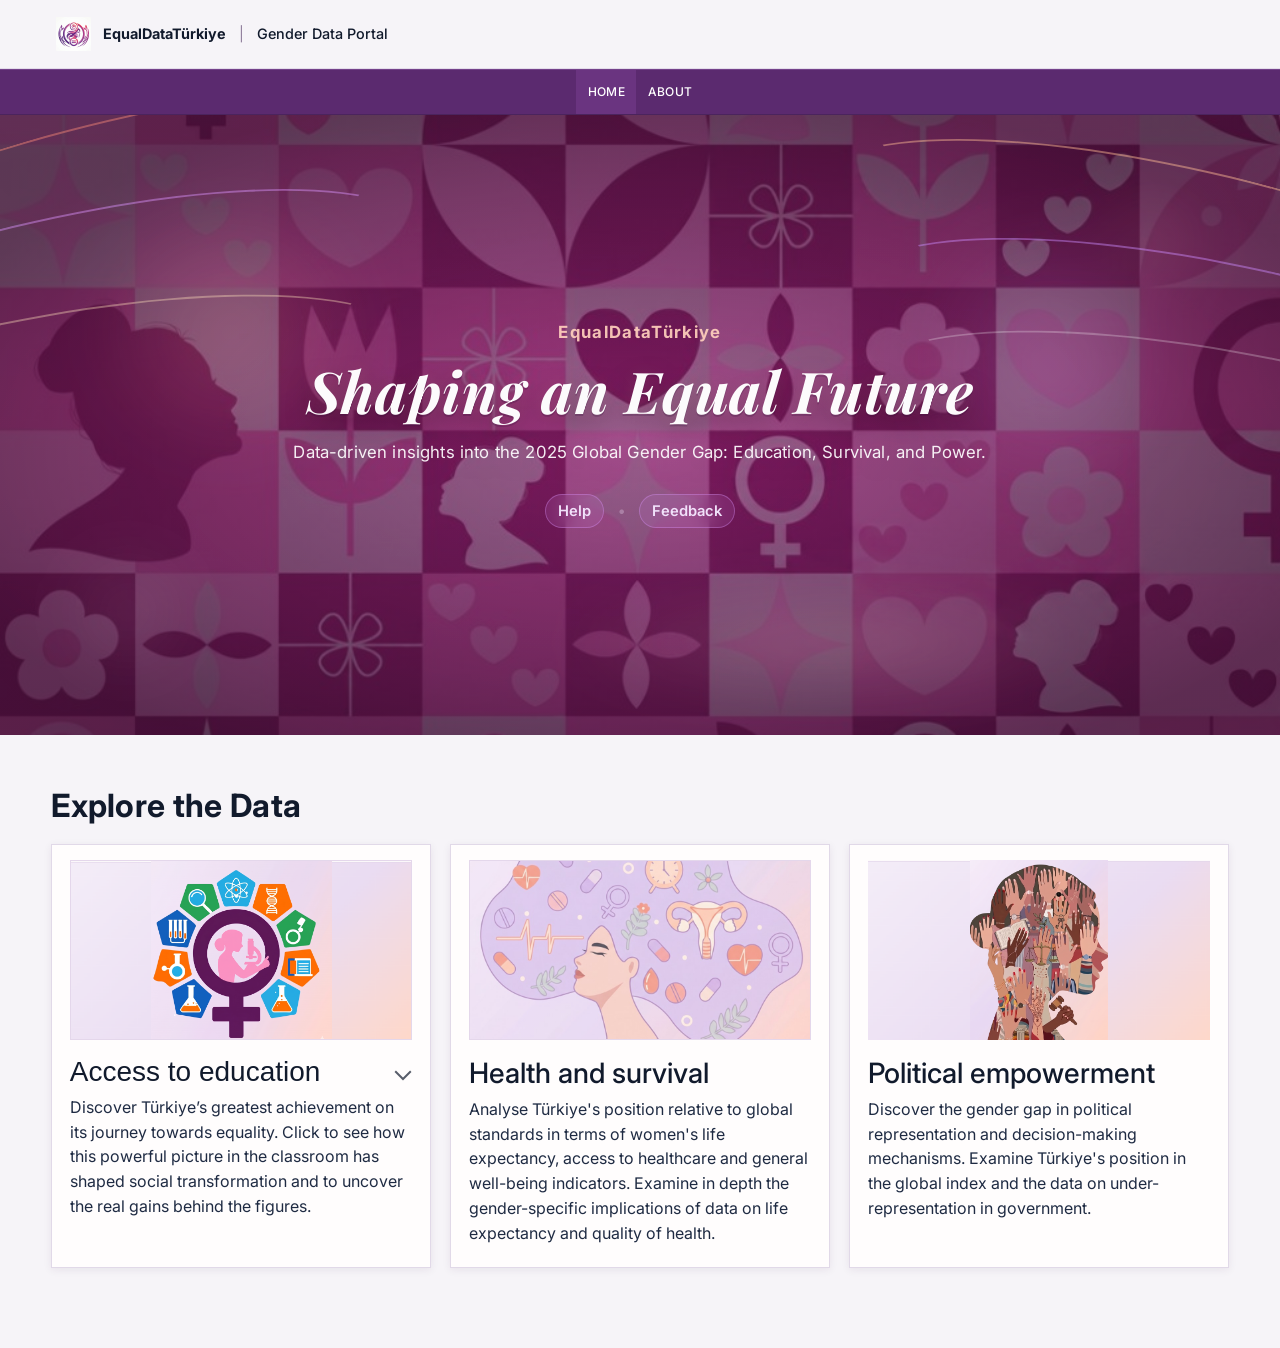
<file: index.html>
<!DOCTYPE html>
<html lang="en">
  <head>
    <meta charset="UTF-8" />
    <meta name="viewport" content="width=device-width, initial-scale=1.0" />
    <title>Gender Data Portal - Landing</title>
    <link rel="preconnect" href="https://fonts.googleapis.com" />
    <link rel="preconnect" href="https://fonts.gstatic.com" crossorigin />
    <link
      href="https://fonts.googleapis.com/css2?family=Inter:wght@400;500;600;700;800&display=swap"
      rel="stylesheet"
    />
    <link
      href="https://fonts.googleapis.com/css2?family=Playfair+Display:ital,wght@0,600;0,700;1,600;1,700&display=swap"
      rel="stylesheet"
    />
    <link rel="stylesheet" href="./style.css" />
  </head>
  <body>
    <header class="top-header">
      <div class="container top-header-inner">
        <div class="brand">
          <div class="brand-text">
            <span class="brand-org">
              <span class="brand-logo-badge" aria-hidden="true">
                <img
                  class="brand-inline-logo"
                  src="./assets/brand-logo.png"
                  alt=""
                />
              </span>
              EqualDataTürkiye
            </span>
            <span class="brand-divider">|</span>
            <span class="brand-title">Gender Data Portal</span>
          </div>
        </div>
      </div>
    </header>

    <nav class="main-nav">
      <div class="container">
        <ul>
          <li><a href="./index.html" class="active">Home</a></li>
          <li><a href="./about.html">About</a></li>
        </ul>
      </div>
    </nav>

    <main class="hero">
      <div class="hero-lines" aria-hidden="true">
        <span class="line l1"></span>
        <span class="line l2"></span>
        <span class="line l3"></span>
        <span class="line l4"></span>
        <span class="line l5"></span>
        <span class="line l6"></span>
      </div>

      <div class="container hero-content">
        <p class="hero-pretitle">EqualDataTürkiye</p>
        <h2 class="hero-title">Shaping an Equal Future</h2>
        <p class="hero-subtitle">
          Data-driven insights into the 2025 Global Gender Gap: Education, Survival,
          and Power.
        </p>

        <div class="hero-subactions" aria-label="Help and feedback">
          <button class="hero-subaction" type="button" id="help-btn">
            Help
          </button>

          <span class="hero-subaction-sep" aria-hidden="true">•</span>

          <button class="hero-subaction" type="button" id="feedback-btn">
            Feedback
          </button>
        </div>
      </div>
    </main>

    <section class="explore-section">
      <div class="container">
        <div class="explore-header">
          <h2>Explore the Data</h2>
        </div>

        <div class="explore-grid">
          <article class="explore-card explore-card--edu">
            <div class="card-visual">
              <img
                class="edu-visual-logo"
                src="./assets/edu-overlay-custom.png"
                alt=""
              />
            </div>
            <button
              class="card-toggle"
              type="button"
              data-open-edu="true"
            >
              <span>Access to education</span>
              <span class="chev" aria-hidden="true"></span>
            </button>
            <p class="card-desc">
              Discover Türkiye’s greatest achievement on its journey towards
              equality. Click to see how this powerful picture in the classroom
              has shaped social transformation and to uncover the real gains
              behind the figures.
            </p>
          </article>

          <article class="explore-card explore-card--health">
            <div class="card-visual">
              <img
                class="health-visual-logo"
                src="./assets/health-visual.png"
                alt="Health and survival illustration"
              />
            </div>
            <h3>Health and survival</h3>
            <p>
              Analyse Türkiye's position relative to global standards in terms
              of women's life expectancy, access to healthcare and general
              well-being indicators. Examine in depth the gender-specific
              implications of data on life expectancy and quality of health.
            </p>
          </article>

          <article class="explore-card explore-card--pol">
            <div class="card-visual">
              <img
                class="pol-visual-logo"
                src="./assets/pol-overlay.png"
                alt=""
              />
            </div>
            <h3>Political empowerment</h3>
            <p>
              Discover the gender gap in political representation and
              decision-making mechanisms. Examine Türkiye's position in the
              global index and the data on under-representation in government.
            </p>
          </article>
        </div>

        <div id="edu-detail-anchor" class="detail-anchor" aria-live="polite"></div>
      </div>
    </section>

    <script src="https://cdn.plot.ly/plotly-2.30.0.min.js"></script>
    <script src="./script.js"></script>
  </body>
</html>
</file>
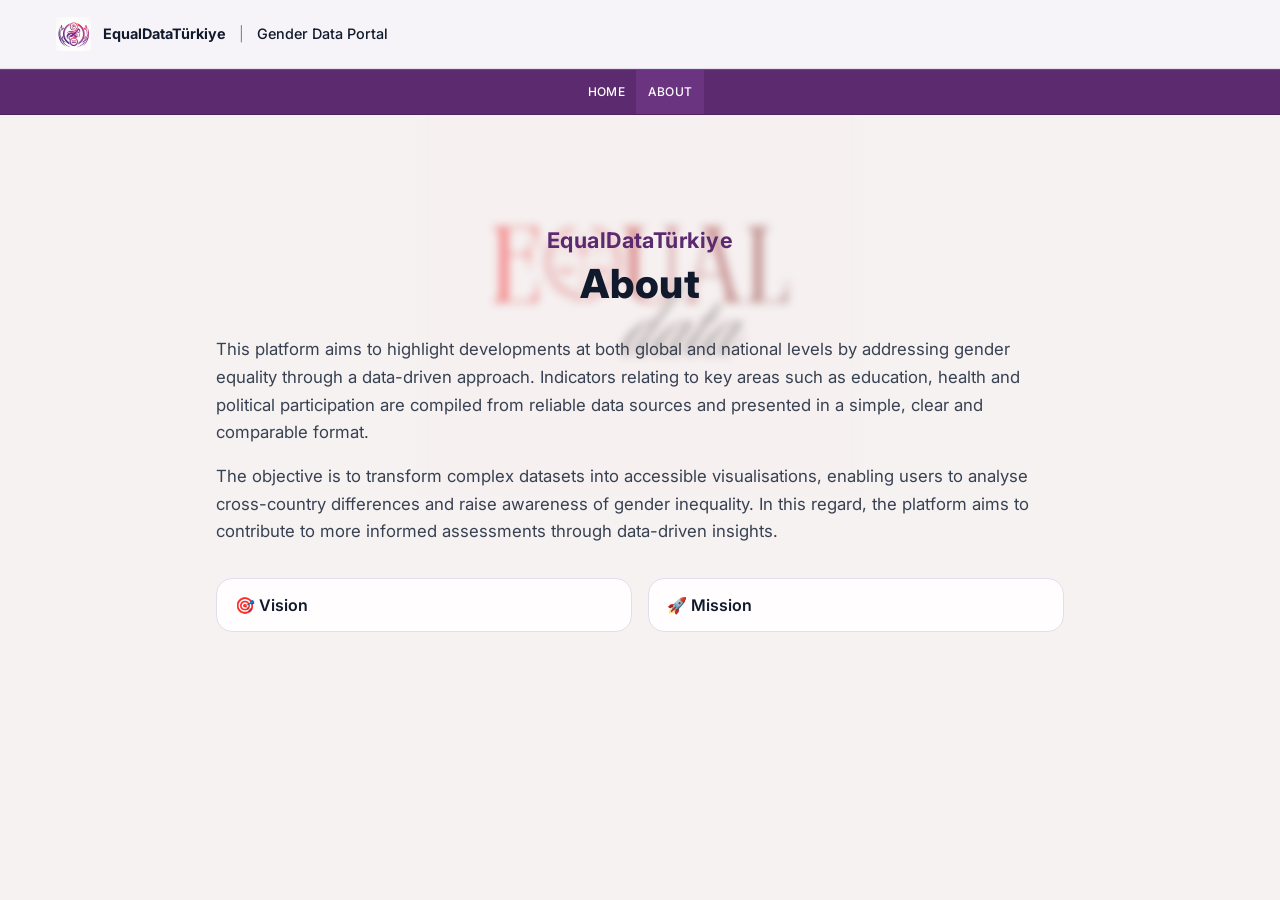
<file: about.html>
<!DOCTYPE html>
<html lang="en">
  <head>
    <meta charset="UTF-8" />
    <meta name="viewport" content="width=device-width, initial-scale=1.0" />
    <title>About - Gender Data Portal</title>
    <link rel="preconnect" href="https://fonts.googleapis.com" />
    <link rel="preconnect" href="https://fonts.gstatic.com" crossorigin />
    <link
      href="https://fonts.googleapis.com/css2?family=Inter:wght@400;500;600;700;800&display=swap"
      rel="stylesheet"
    />
    <link rel="stylesheet" href="./style.css" />
  </head>
  <body class="page-about">
    <header class="top-header">
      <div class="container top-header-inner">
        <div class="brand">
          <div class="brand-text">
            <span class="brand-org">
              <span class="brand-logo-badge" aria-hidden="true">
                <img
                  class="brand-inline-logo"
                  src="./assets/brand-logo.png"
                  alt=""
                />
              </span>
              EqualDataTürkiye
            </span>
            <span class="brand-divider">|</span>
            <span class="brand-title">Gender Data Portal</span>
          </div>
        </div>
      </div>
    </header>

    <nav class="main-nav">
      <div class="container">
        <ul>
          <li><a href="./index.html">Home</a></li>
          <li><a href="./about.html" class="active">About</a></li>
        </ul>
      </div>
    </nav>

    <main class="page-about-main">
      <div class="container">
        <div class="about-section-inner">
          <header class="about-page-header">
            <p class="hero-pretitle">EqualDataTürkiye</p>
            <h1 class="about-page-title">About</h1>
          </header>

          <div class="about-intro">
            <p>
              This platform aims to highlight developments at both global and
              national levels by addressing gender equality through a
              data-driven approach. Indicators relating to key areas such as
              education, health and political participation are compiled from
              reliable data sources and presented in a simple, clear and
              comparable format.
            </p>
            <p>
              The objective is to transform complex datasets into accessible
              visualisations, enabling users to analyse cross-country
              differences and raise awareness of gender inequality. In this
              regard, the platform aims to contribute to more informed
              assessments through data-driven insights.
            </p>
          </div>

          <div
            class="about-cards"
            role="group"
            aria-label="Vision and mission"
          >
            <button
              type="button"
              class="about-card"
              data-about="vision"
              aria-expanded="false"
              aria-controls="about-panel"
            >
              <h3>🎯 Vision</h3>
            </button>
            <button
              type="button"
              class="about-card"
              data-about="mission"
              aria-expanded="false"
              aria-controls="about-panel"
            >
              <h3>🚀 Mission</h3>
            </button>
          </div>

          <div
            id="about-panel"
            class="about-panel"
            role="region"
            aria-live="polite"
            hidden
          >
            <p id="about-panel-vision" hidden>
              To create a future where gender equality can be monitored through
              data-driven, transparent analyses, and where balanced
              representation is ensured in education, healthcare and
              decision-making processes across all societies.
            </p>
            <p id="about-panel-mission" hidden>
              To make gender inequality measurable by utilising reliable
              national and international data sources; to raise awareness and
              contribute to evidence-based decision-making processes by
              presenting this data through clear, comparable and interactive
              visualisations.
            </p>
          </div>
        </div>
      </div>
    </main>

    <script src="./script.js"></script>
  </body>
</html>
</file>
<file: style.css>
:root {
  --header-bg: #f6f4f8;
  --nav-bg: #5b2a6f;
  --nav-border: #74418b;
  --hero-bg: #3f1f52;
  --text-light: #ffffff;
  --btn-bg: #ff7f6a;
  --btn-border: #ffab8f;
  --text-dark: #111a2c;
  --surface-soft: #f8f7fb;
  --surface-card: #fffdfd;

  /* ♀ system cursors — hollow ring + stems (stroke), transparent center */
  --cursor-female-20: url("data:image/svg+xml,%3Csvg xmlns='http://www.w3.org/2000/svg' width='20' height='20' viewBox='0 0 24 24' fill='none'%3E%3Ccircle cx='12' cy='7.85' r='4.4' stroke='%23e91e63' stroke-width='2.35'/%3E%3Cline x1='12' y1='12.2' x2='12' y2='22' stroke='%23e91e63' stroke-width='2.35' stroke-linecap='round'/%3E%3Cline x1='6' y1='18' x2='18' y2='18' stroke='%23e91e63' stroke-width='2.35' stroke-linecap='round'/%3E%3C/svg%3E")
    10 10;
  --cursor-female-28: url("data:image/svg+xml,%3Csvg xmlns='http://www.w3.org/2000/svg' width='28' height='28' viewBox='0 0 24 24' fill='none'%3E%3Ccircle cx='12' cy='7.85' r='4.4' stroke='%23e91e63' stroke-width='2.35'/%3E%3Cline x1='12' y1='12.2' x2='12' y2='22' stroke='%23e91e63' stroke-width='2.35' stroke-linecap='round'/%3E%3Cline x1='6' y1='18' x2='18' y2='18' stroke='%23e91e63' stroke-width='2.35' stroke-linecap='round'/%3E%3C/svg%3E")
    14 14;
}

* {
  box-sizing: border-box;
}

html {
  cursor: var(--cursor-female-20), auto;
}

body {
  margin: 0;
  font-family: "Inter", Arial, sans-serif;
  color: var(--text-dark);
  background: var(--surface-soft);
}

/* Typing fields: keep text caret semantics */
input[type="text"],
input[type="search"],
input[type="email"],
input[type="url"],
input[type="tel"],
input[type="number"],
textarea {
  cursor: text;
}

/* Links & buttons: larger ♀ + pointer fallback (see requirement 7) */
a,
button,
[role="button"],
input[type="submit"],
input[type="button"],
input[type="reset"] {
  cursor: var(--cursor-female-28), pointer;
}

body.page-about {
  min-height: 100vh;
  position: relative;
  background-color: #f7f2f2;
}

/* EQUAL data logo: soft watermark behind page content */
body.page-about::before {
  content: "";
  position: fixed;
  inset: 0;
  z-index: -2;
  background: transparent url("./assets/equal-data-logo.png") no-repeat;
  background-size: min(88vw, 48vh, 480px);
  background-position: center 14%;
  opacity: 0.4;
  filter: blur(4px);
  pointer-events: none;
}

.page-about .top-header,
.page-about .main-nav,
.page-about .page-about-main {
  position: relative;
  z-index: 1;
}

.container {
  width: min(1200px, 92%);
  margin: 0 auto;
}

.sr-only {
  position: absolute;
  width: 1px;
  height: 1px;
  padding: 0;
  margin: -1px;
  overflow: hidden;
  clip: rect(0, 0, 0, 0);
  border: 0;
}

.top-header {
  background: var(--header-bg);
  border-bottom: 1px solid #e3dcea;
}

.top-header-inner {
  min-height: 68px;
  display: flex;
  align-items: center;
  justify-content: space-between;
  gap: 1rem;
}

.brand {
  display: flex;
  align-items: center;
  gap: 0.7rem;
}

.brand-mark {
  width: 28px;
  height: 28px;
  border: 2px solid #7e3f96;
  border-radius: 50%;
  position: relative;
}

.brand-mark::before,
.brand-mark::after {
  content: "";
  position: absolute;
  inset: 4px;
  border: 1px solid #7e3f96;
  border-radius: 50%;
}

.brand-mark::after {
  inset: 9px;
}

.brand-text {
  font-size: 0.9rem;
  color: var(--text-dark);
  display: inline-flex;
  align-items: center;
  gap: 0.45rem;
  line-height: 1.1;
}

.brand-org {
  font-weight: 700;
  display: inline-flex;
  align-items: center;
  gap: 0.5rem;
}

.brand-inline-logo {
  height: 34px;
  width: auto;
  object-fit: contain;
  background: transparent;
  border: 0;
  border-radius: 0;
  padding: 0;
  box-shadow: none;
  filter: none;
  display: block;
}

.brand-logo-badge {
  display: inline-flex;
  align-items: center;
  justify-content: center;
  width: 44px;
  height: 44px;
  border-radius: 999px;
  background: transparent;
  border: 0;
  box-shadow: none;
}

.brand-divider {
  margin: 0 0.35rem;
  color: #8d7b9a;
}

.brand-title {
  font-weight: 500;
}

.search-area {
  display: flex;
  align-items: stretch;
  width: min(430px, 100%);
  border: 1px solid #d5cddd;
  background: var(--surface-card);
}

.search-area input {
  border: 0;
  flex: 1;
  padding: 0.7rem 0.8rem;
  font-size: 0.88rem;
}

.search-area input:focus {
  outline: 2px solid #d9badf;
  outline-offset: -2px;
}

.search-area button {
  border: 0;
  background: #fff;
  width: 42px;
  cursor: var(--cursor-female-28), pointer;
  font-size: 1rem;
}

.main-nav {
  background: var(--nav-bg);
  border-top: 1px solid var(--nav-border);
  border-bottom: 1px solid #4b245d;
}

.main-nav ul {
  margin: 0;
  padding: 0;
  list-style: none;
  display: flex;
  align-items: center;
  justify-content: center;
  flex-wrap: wrap;
}

.main-nav a {
  color: var(--text-light);
  text-decoration: none;
  text-transform: uppercase;
  font-size: 0.75rem;
  letter-spacing: 0.02em;
  padding: 0.9rem 0.72rem;
  display: inline-block;
  font-weight: 500;
}

.main-nav a.active,
.main-nav a:hover {
  background: #6a3480;
}

/* About page: plain layout (no hero image/gradient) */
.page-about .page-about-main {
  background: transparent;
  padding: clamp(1.25rem, 3vw, 2rem) 0 clamp(2.5rem, 5vw, 3.5rem);
}

.page-about-main .hero-pretitle {
  color: #5b2a6f;
  margin: 0 0 0.35rem;
  font-size: clamp(1rem, 1.8vw, 1.35rem);
  font-weight: 700;
  letter-spacing: 0.02em;
}

.page-about-main .about-page-title {
  font-size: clamp(1.75rem, 3.5vw, 2.5rem);
  font-weight: 800;
  letter-spacing: 0.01em;
  color: var(--text-dark);
}

/* About: title above body copy; both sit above watermark logo */
.about-page-header {
  text-align: center;
  margin: 0 0 1.75rem;
  padding: clamp(2.5rem, 10vh, 5rem) 0 0;
}

.about-page-header .hero-pretitle {
  margin: 0 0 0.4rem;
}

.about-page-header .about-page-title {
  margin: 0 0 0.25rem;
}

.about-section-inner {
  width: min(896px, 100%);
  margin: 0 auto;
  padding: 0 1.5rem 1.5rem;
}

.about-intro {
  margin-bottom: 2rem;
}

.about-intro p {
  margin: 0;
  color: #374151;
  line-height: 1.65;
  font-size: clamp(0.95rem, 1.5vw, 1.05rem);
}

.about-intro p + p {
  margin-top: 1rem;
}

.about-cards {
  display: grid;
  grid-template-columns: repeat(2, minmax(0, 1fr));
  gap: 1rem;
  margin-bottom: 1rem;
}

.about-card {
  margin: 0;
  padding: 1rem 1.1rem;
  font: inherit;
  text-align: left;
  cursor: var(--cursor-female-28), pointer;
  border: 1px solid #e3dcea;
  border-radius: 1rem;
  background: var(--surface-card);
  color: var(--text-dark);
  transition: box-shadow 0.2s ease, border-color 0.2s ease, transform 0.15s ease;
}

.about-card h3 {
  margin: 0;
  font-size: 1rem;
  font-weight: 600;
}

.about-card:hover {
  box-shadow: 0 6px 20px rgba(91, 42, 111, 0.12);
  border-color: #c9b8d4;
}

.about-card.is-active {
  border-color: #7e3f96;
  box-shadow: 0 0 0 2px rgba(126, 63, 150, 0.2);
}

.about-panel {
  border: 1px solid #e3dcea;
  border-radius: 1rem;
  padding: 1.5rem;
  background: #f3f1f7;
}

.about-panel p {
  margin: 0;
  color: #374151;
  line-height: 1.65;
  font-size: clamp(0.95rem, 1.5vw, 1.05rem);
}

@media (max-width: 560px) {
  .about-cards {
    grid-template-columns: 1fr;
  }
}

.hero {
  background: linear-gradient(180deg, #4b235e 0%, #361848 100%);
  min-height: 620px;
  position: relative;
  overflow: hidden;
  display: flex;
  flex-direction: column;
  justify-content: center;
  align-items: center;
}

.hero::before,
.hero::after {
  content: "";
  position: absolute;
  inset: 0;
  pointer-events: none;
  z-index: 0;
}

.hero::before {
  background:
    radial-gradient(closest-side at 50% 52%, rgba(0, 0, 0, 0.03), rgba(0, 0, 0, 0.28) 72%, rgba(0, 0, 0, 0.40) 100%),
    linear-gradient(180deg, rgba(54, 24, 72, 0.44) 0%, rgba(54, 24, 72, 0.40) 45%, rgba(54, 24, 72, 0.48) 100%),
    url("./assets/hero-pattern.png");
  background-size: 120% 120%, 100% 100%, cover;
  background-position: center, center, center;
  background-repeat: no-repeat, no-repeat, no-repeat;
  filter: saturate(1) contrast(1.03);
  opacity: 1;
}

.hero::after {
  background:
    radial-gradient(closest-side at 18% 35%, rgba(255, 127, 106, 0.22), transparent 62%),
    radial-gradient(closest-side at 82% 40%, rgba(220, 150, 255, 0.2), transparent 60%),
    radial-gradient(closest-side at 65% 85%, rgba(255, 226, 189, 0.16), transparent 62%),
    radial-gradient(closest-side at 10% 80%, rgba(255, 255, 255, 0.08), transparent 55%),
    radial-gradient(closest-side at 90% 20%, rgba(255, 188, 150, 0.10), transparent 52%);
  filter: blur(26px);
  opacity: 0.92;
  mix-blend-mode: screen;
  transform: translate3d(0, 0, 0);
  animation: depthDrift2 18s ease-in-out infinite;
}

.hero-lines {
  position: absolute;
  inset: 0;
  pointer-events: none;
  overflow: hidden;
  z-index: 1;
}

.line {
  position: absolute;
  width: 70%;
  height: 240px;
  border: 2px solid transparent;
  border-top-color: rgba(255, 255, 255, 0.3);
  border-radius: 50%;
  opacity: 0.55;
  transform: rotate(var(--line-rotate, 0deg));
  animation: sideFloat 9s ease-in-out infinite;
}

.l1 {
  top: 28px;
  left: -32%;
  --line-rotate: -17deg;
  border-top-color: rgba(255, 143, 122, 0.8);
  animation-delay: 0s;
}

.l2 {
  top: 68px;
  right: -32%;
  --line-rotate: 15deg;
  border-top-color: rgba(255, 188, 150, 0.85);
  animation-delay: 1.1s;
}

.l3 {
  top: 118px;
  left: -35%;
  --line-rotate: -15deg;
  border-top-color: rgba(220, 150, 255, 0.82);
  animation-delay: 2s;
}

.l4 {
  top: 162px;
  right: -35%;
  --line-rotate: 14deg;
  border-top-color: rgba(206, 141, 255, 0.82);
  animation-delay: 2.9s;
}

.l5 {
  top: 214px;
  left: -36%;
  --line-rotate: -13deg;
  border-top-color: rgba(255, 226, 189, 0.7);
  animation-delay: 3.8s;
}

.l6 {
  top: 250px;
  right: -36%;
  --line-rotate: 13deg;
  border-top-color: rgba(255, 255, 255, 0.45);
  animation-delay: 4.6s;
}

@keyframes sideFloat {
  0% {
    transform: translateY(0) scale(1) rotate(var(--line-rotate, 0deg));
  }
  50% {
    transform: translateY(-10px) scale(1.02) rotate(var(--line-rotate, 0deg));
  }
  100% {
    transform: translateY(0) scale(1) rotate(var(--line-rotate, 0deg));
  }
}

.hero-content {
  position: relative;
  z-index: 2;
  color: var(--text-light);
  display: flex;
  flex-direction: column;
  align-items: stretch;
  justify-content: center;
  text-align: center;
  width: 100%;
  box-sizing: border-box;
}

.hero .hero-content {
  padding: clamp(1rem, 4vh, 2.25rem) 0;
  flex: 0 1 auto;
  max-width: 100%;
  /* Lift WOMEN block higher inside the hero background */
  transform: translateY(-clamp(0.9rem, 3.25vh, 2.4rem));
  gap: clamp(0.35rem, 1.2vh, 0.85rem);
}

.hero-pretitle {
  margin: 0;
  font-size: clamp(0.95rem, 1.45vw, 1.05rem);
  font-weight: 700;
  letter-spacing: 0.08em;
  color: rgba(255, 208, 189, 0.92);
  width: 100%;
  text-align: center;
}

.hero-title {
  margin: 0;
  font-family: "Playfair Display", "Inter", Georgia, serif;
  font-size: clamp(2.35rem, 4.9vw, 3.6rem);
  font-weight: 700;
  font-style: italic;
  letter-spacing: 0.012em;
  color: rgba(255, 255, 255, 0.98);
  text-shadow:
    0 10px 30px rgba(0, 0, 0, 0.33),
    0 2px 0 rgba(40, 12, 56, 0.22),
    0 0 18px rgba(255, 208, 189, 0.12);
}

.hero-subtitle {
  margin: 0;
  font-family: "Inter", system-ui, -apple-system, Segoe UI, Roboto, Arial, sans-serif;
  font-size: clamp(0.9rem, 1.35vw, 1.05rem);
  line-height: 1.65;
  letter-spacing: 0.01em;
  color: rgba(255, 255, 255, 0.92);
  max-width: 68ch;
  margin-left: auto;
  margin-right: auto;
  text-shadow:
    0 10px 28px rgba(0, 0, 0, 0.22),
    0 0 14px rgba(255, 208, 189, 0.09);
}

.hero h1 {
  margin: 0;
  font-size: clamp(2rem, 4vw, 3.2rem);
  font-weight: 800;
  letter-spacing: 0.01em;
  display: flex;
  justify-content: center;
  align-items: center;
  width: 100%;
  max-width: 100%;
}

.hero-word {
  margin: 0;
  width: 100%;
  display: flex;
  flex-wrap: wrap;
  justify-content: center;
  align-items: center;
  gap: clamp(0.2rem, 1.2vw, 0.65rem);
  perspective: clamp(520px, 85vw, 960px);
  transform-style: preserve-3d;
}

.hero-letter {
  display: inline-block;
  font-weight: 900;
  font-size: clamp(2.8rem, 7vw, 4.6rem);
  letter-spacing: 0.02em;
  color: rgba(255, 255, 255, 0.98);
  transform-style: preserve-3d;
  transform-origin: 50% 60%;
  text-shadow:
    0 1px 0 rgba(40, 12, 56, 0.45),
    0 2px 0 rgba(40, 12, 56, 0.32),
    0 3px 0 rgba(40, 12, 56, 0.22),
    0 4px 0 rgba(40, 12, 56, 0.14),
    0 6px 14px rgba(0, 0, 0, 0.35),
    0 16px 40px rgba(0, 0, 0, 0.28);
  transform: translate3d(0, 0, 0);
  animation: letterFloat3d 2.8s ease-in-out infinite;
  animation-delay: var(--d, 0ms);
  will-change: transform;
}

.hero-letter:nth-child(1) {
  animation-duration: 2.65s;
}

.hero-letter:nth-child(2) {
  animation-duration: 2.85s;
}

.hero-letter:nth-child(3) {
  animation-duration: 2.75s;
}

.hero-letter:nth-child(4) {
  animation-duration: 2.95s;
}

.hero-letter:nth-child(5) {
  animation-duration: 2.8s;
}

@keyframes letterFloat3d {
  0%,
  100% {
    transform: translate3d(0, 0, 0) rotateX(6deg) rotateY(-8deg) rotateZ(0deg);
  }
  20% {
    transform: translate3d(0, -10px, 22px) rotateX(-10deg) rotateY(14deg) rotateZ(-2deg);
  }
  40% {
    transform: translate3d(0, -4px, 10px) rotateX(12deg) rotateY(-16deg) rotateZ(1.5deg);
  }
  60% {
    transform: translate3d(0, -14px, 26px) rotateX(-6deg) rotateY(10deg) rotateZ(-1deg);
  }
  80% {
    transform: translate3d(0, -6px, 14px) rotateX(8deg) rotateY(-12deg) rotateZ(2deg);
  }
}

@media (prefers-reduced-motion: reduce) {
  .hero-letter {
    animation: none;
    will-change: auto;
    transform: none;
  }
}

.hero p:not(.hero-pretitle):not(.hero-subtitle) {
  max-width: 760px;
  margin-top: 1.1rem;
  margin-left: auto;
  margin-right: auto;
  line-height: 1.6;
  font-size: clamp(0.95rem, 1.6vw, 1.45rem);
}

.hero-actions {
  margin-top: 2.3rem;
  display: flex;
  gap: 0.95rem;
  justify-content: center;
  flex-wrap: wrap;
}

.hero-subactions {
  margin-top: 1rem;
  display: flex;
  align-items: center;
  justify-content: center;
  gap: 0.65rem;
  font-size: 0.92rem;
  font-weight: 600;
  letter-spacing: 0.01em;
  color: rgba(245, 232, 255, 0.96);
}

.hero-subaction {
  appearance: none;
  border: 1px solid rgba(220, 150, 255, 0.34);
  background: rgba(220, 150, 255, 0.12);
  color: inherit;
  display: inline-flex;
  align-items: center;
  gap: 0;
  padding: 0.45rem 0.75rem;
  border-radius: 999px;
  font: inherit;
  backdrop-filter: blur(10px);
  -webkit-backdrop-filter: blur(10px);
  transition:
    background 180ms ease,
    border-color 180ms ease,
    transform 180ms ease,
    color 180ms ease,
    box-shadow 180ms ease;
}

.hero-subaction:hover {
  background: rgba(220, 150, 255, 0.18);
  border-color: rgba(220, 150, 255, 0.52);
  color: rgba(255, 255, 255, 0.98);
  transform: translateY(-1px);
  box-shadow: 0 10px 24px rgba(0, 0, 0, 0.18);
}

.hero-subaction:focus-visible {
  outline: 2px solid rgba(255, 255, 255, 0.55);
  outline-offset: 4px;
  border-radius: 999px;
  box-shadow: 0 10px 24px rgba(0, 0, 0, 0.18);
}

.hero-subaction-sep {
  opacity: 0.3;
  padding: 0 0.2rem;
}

@keyframes depthDrift {
  0% {
    transform: translate3d(-1.5%, -1%, 0) scale(1);
  }
  50% {
    transform: translate3d(2.2%, 1.2%, 0) scale(1.04);
  }
  100% {
    transform: translate3d(-1.5%, -1%, 0) scale(1);
  }
}

@keyframes depthDrift2 {
  0% {
    transform: translate3d(1.2%, 0.6%, 0) scale(1.02);
  }
  50% {
    transform: translate3d(-2.1%, -0.8%, 0) scale(1.06);
  }
  100% {
    transform: translate3d(1.2%, 0.6%, 0) scale(1.02);
  }
}

.hero-btn {
  background: var(--btn-bg);
  color: #f8fbff;
  border: 1px solid var(--btn-border);
  min-width: 130px;
  height: 42px;
  padding: 0 1rem;
  font-size: 0.88rem;
  cursor: var(--cursor-female-28), pointer;
  transition: background 180ms ease;
}

.hero-btn:hover {
  background: #ff967d;
}

.explore-section {
  background: #f6f4f8;
  padding: 3.2rem 0 3.8rem;
}

.explore-header h2 {
  margin: 0;
  font-size: clamp(2rem, 2.5vw, 2.5rem);
  color: var(--text-dark);
  letter-spacing: 0.01em;
}

.explore-grid {
  margin-top: 1.2rem;
  display: grid;
  grid-template-columns: repeat(3, minmax(0, 1fr));
  gap: 1.2rem;
}

.explore-card {
  background: var(--surface-card);
  border: 1px solid #e1d9e8;
  box-shadow: 0 2px 8px rgba(58, 29, 80, 0.08);
  padding: 0.9rem 1.1rem 1.35rem;
}

.card-visual {
  height: 180px;
  background: linear-gradient(135deg, #f4edf8 0%, #eadcf2 60%, #ffd8c9 100%);
  border: 1px solid #e4d7eb;
}

.explore-card--health .card-visual {
  position: relative;
  overflow: hidden;
}

.explore-card--health .health-visual-logo {
  position: absolute;
  inset: 0;
  width: 100%;
  height: 100%;
  object-fit: cover;
  opacity: 0.92;
  display: block;
}

.explore-card--edu .card-visual {
  background: url("./assets/edu-bg-custom.png") center / cover no-repeat;
  position: relative;
  overflow: hidden;
}

.explore-card--edu .edu-visual-logo {
  position: absolute;
  inset: 0;
  width: 100%;
  height: 100%;
  object-fit: contain;
  padding: 0;
  opacity: 1;
  display: block;
  z-index: 1;
}

.explore-card--pol .card-visual {
  background: url("./assets/pol-bg-soft.png") center / cover no-repeat;
  border: 0;
  position: relative;
  overflow: hidden;
}

.explore-card--pol .pol-visual-logo {
  position: absolute;
  inset: 0;
  width: 100%;
  height: 100%;
  object-fit: contain;
  padding: 0;
  display: block;
}

.explore-card h3 {
  margin: 1rem 0 0.45rem;
  font-size: 1.75rem;
  font-weight: 500;
  color: var(--text-dark);
}

.explore-card p {
  margin: 0;
  line-height: 1.55;
  color: #1f2b43;
}

.card-toggle {
  width: 100%;
  display: flex;
  align-items: center;
  justify-content: space-between;
  gap: 1rem;
  margin: 1rem 0 0.45rem;
  padding: 0;
  background: transparent;
  border: 0;
  cursor: var(--cursor-female-28), pointer;
  color: var(--text-dark);
  text-align: left;
}

.card-desc {
  margin: 0;
}

.card-toggle span:first-child {
  font-size: 1.75rem;
  font-weight: 500;
}

.card-toggle .chev {
  width: 12px;
  height: 12px;
  border-right: 2px solid rgba(17, 26, 44, 0.7);
  border-bottom: 2px solid rgba(17, 26, 44, 0.7);
  transform: rotate(45deg);
  transition: transform 200ms ease;
  flex: 0 0 auto;
  margin-right: 0.2rem;
}

.card-toggle[aria-expanded="true"] .chev {
  transform: rotate(225deg);
}

.map-wrap {
  border: 1px solid #e4d7eb;
  background: #ffffff;
}

.map-container {
  position: relative;
  width: 100%;
}

.plotly-map {
  width: 100%;
  height: 420px;
}

.detail-anchor {
  margin-top: 1.2rem;
}

.detail-card {
  background: var(--surface-card);
  border: 1px solid #e1d9e8;
  box-shadow: 0 2px 10px rgba(58, 29, 80, 0.10);
  padding: 1.1rem 1.2rem 1.25rem;
}

.detail-card p {
  margin: 0;
  line-height: 1.55;
  color: #1f2b43;
}

.detail-lead {
  font-size: 0.98rem;
}

.detail-lead + .detail-lead {
  margin-top: 0.7rem;
}

.detail-card-header {
  display: flex;
  align-items: center;
  justify-content: space-between;
  gap: 1rem;
  margin-bottom: 0.4rem;
}

.detail-card h3 {
  margin: 0;
  font-size: 1.6rem;
  font-weight: 600;
  color: var(--text-dark);
}

.detail-close {
  width: 36px;
  height: 36px;
  border-radius: 10px;
  border: 1px solid #e1d9e8;
  background: #fff;
  cursor: var(--cursor-female-28), pointer;
  font-size: 1.4rem;
  line-height: 1;
  color: #442054;
}

.detail-close:hover {
  background: #fff6f8;
}

@media (max-width: 900px) {
  .top-header-inner {
    flex-direction: column;
    justify-content: center;
    padding: 0.8rem 0;
  }

  .search-area {
    width: 100%;
  }

  .hero {
    min-height: 560px;
  }

  .explore-grid {
    grid-template-columns: 1fr;
  }
}

@media (max-width: 560px) {
  .main-nav a {
    padding: 0.76rem 0.58rem;
    font-size: 0.68rem;
  }

  .brand-divider,
  .brand-title {
    display: none;
  }

  .hero .hero-content {
    padding: clamp(1rem, 4vh, 2rem) 0;
  }

  .hero p {
    font-size: 1rem;
  }

  .explore-card h3 {
    font-size: 1.4rem;
  }

  .card-toggle span:first-child {
    font-size: 1.4rem;
  }

  .plotly-map {
    height: 360px;
  }
}
</file>
